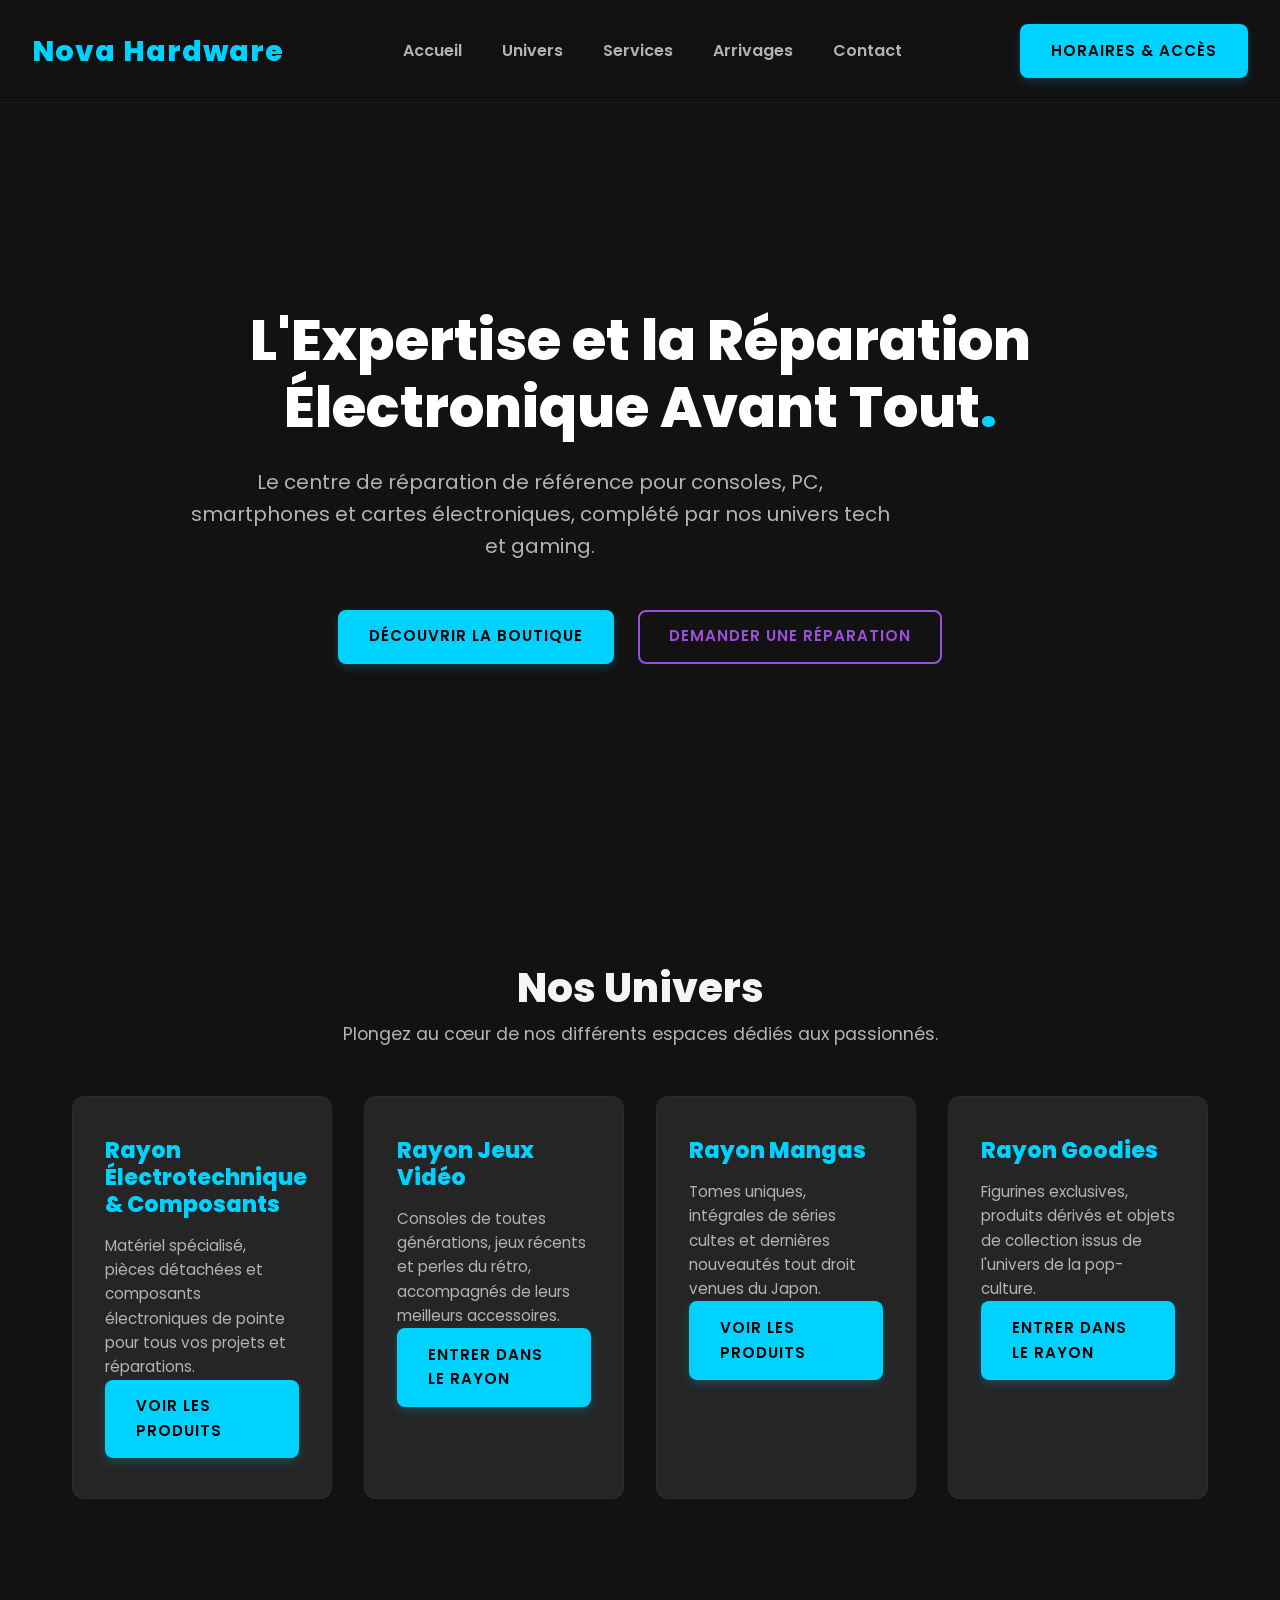
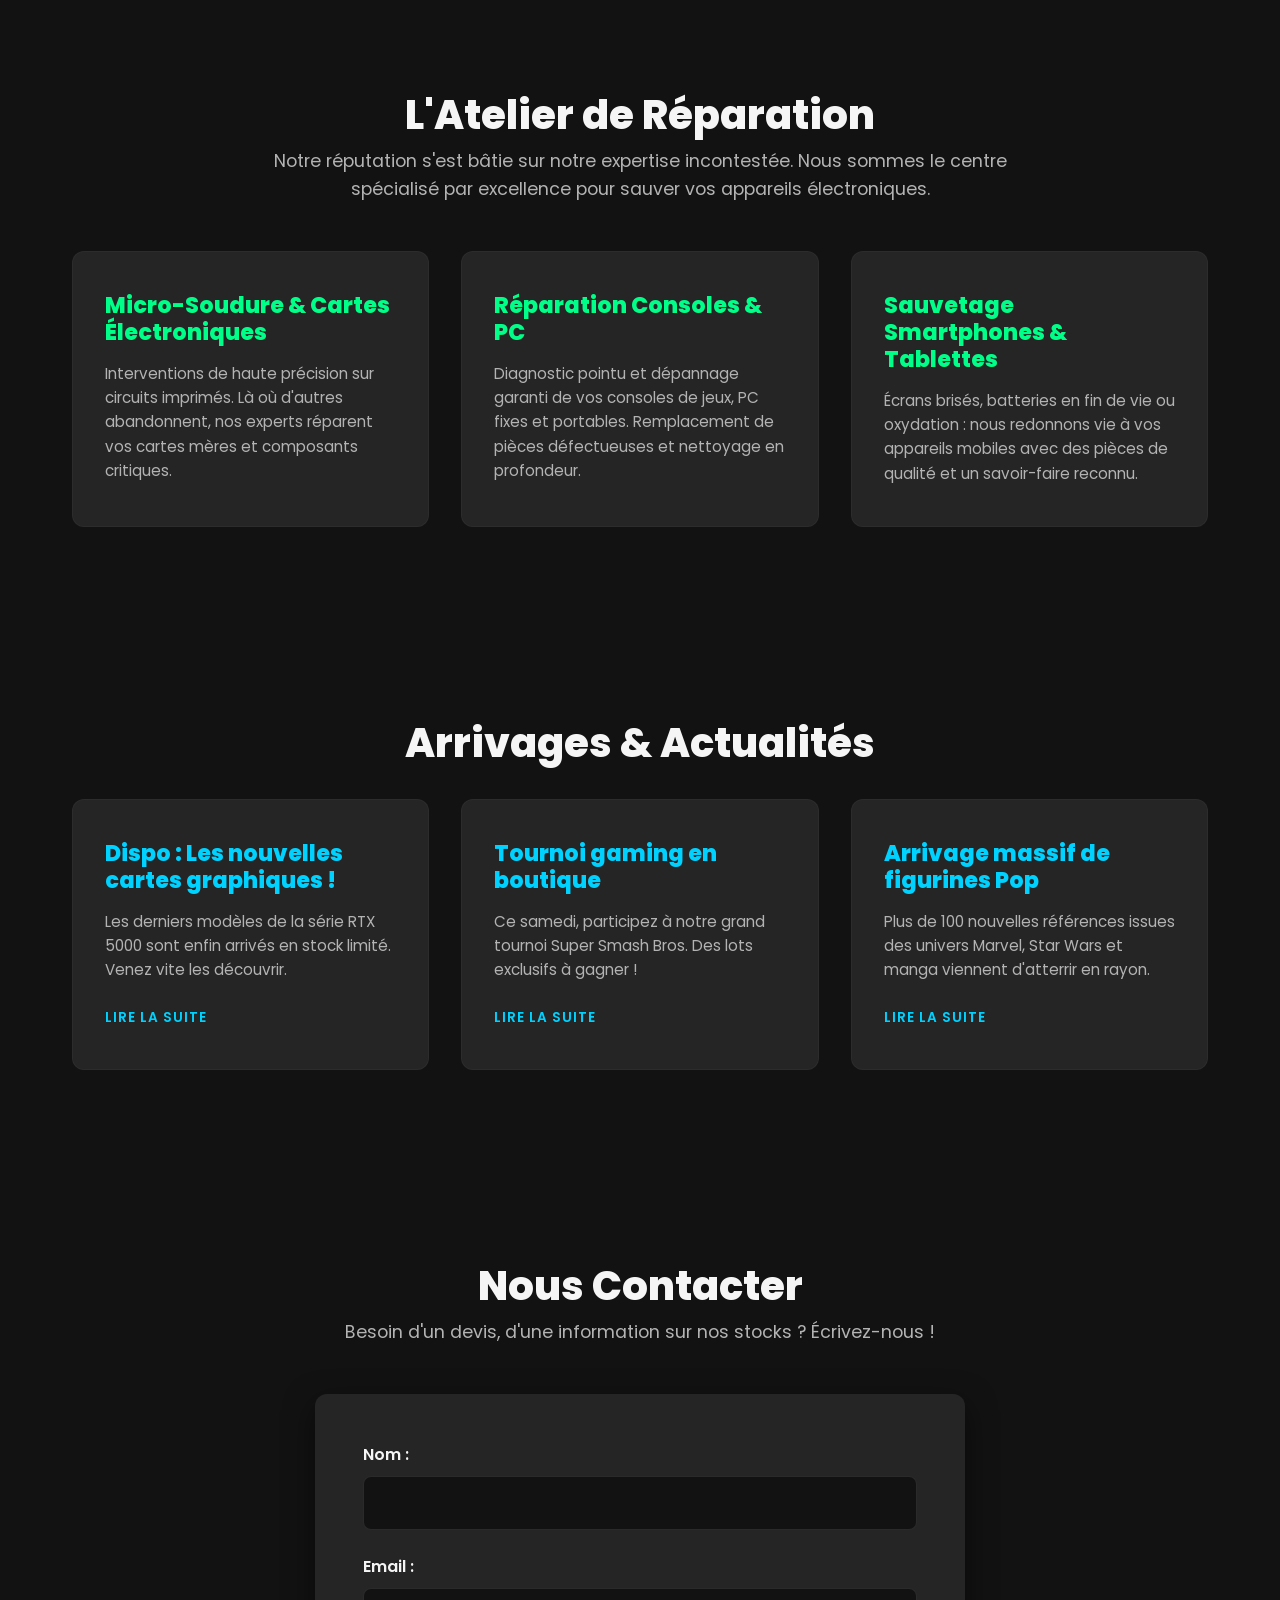
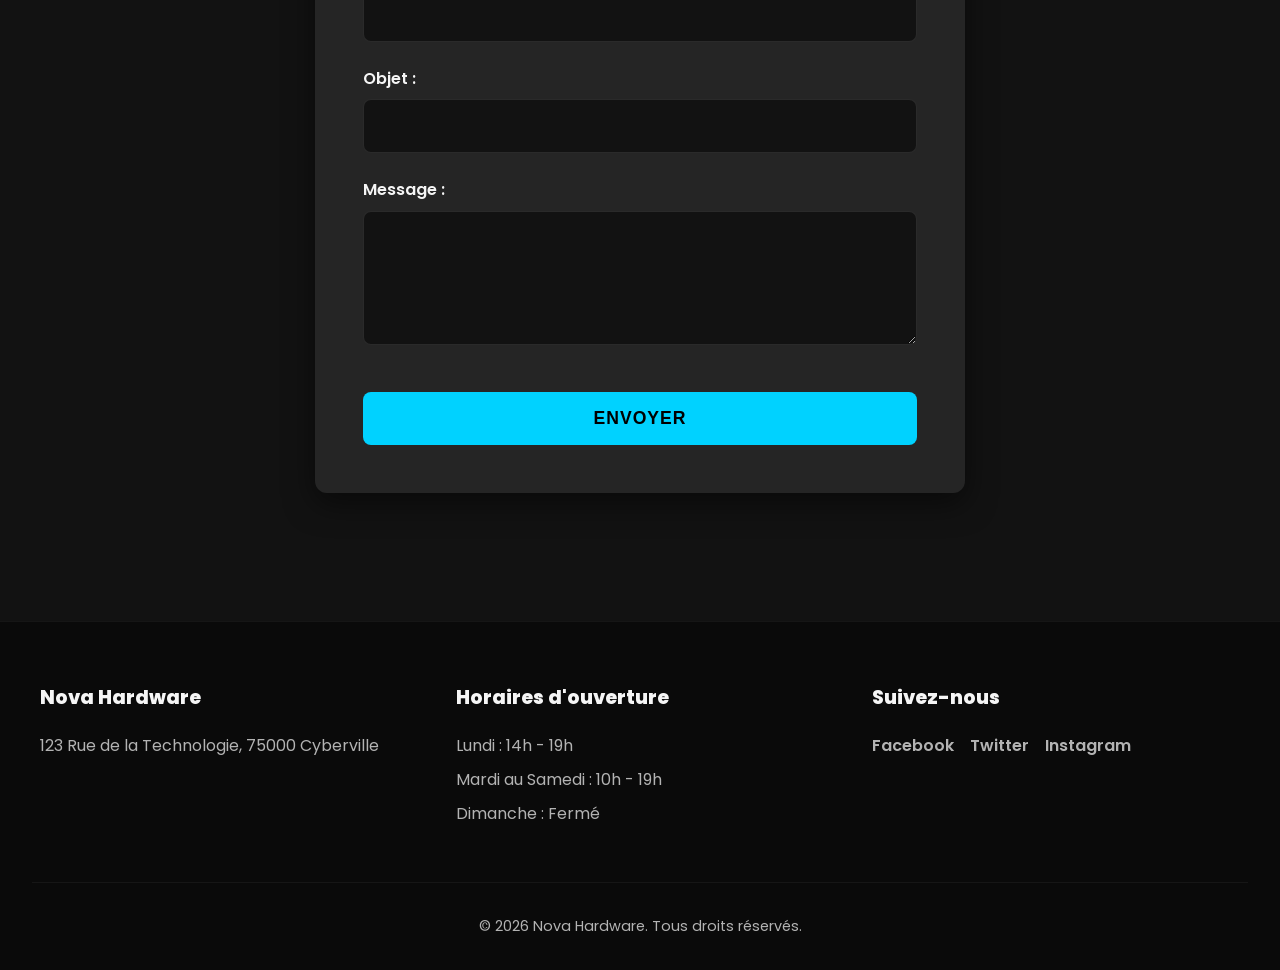
<file: index.html>
<!DOCTYPE html>
<html lang="fr">

<head>
    <meta charset="UTF-8">
    <meta name="viewport" content="width=device-width, initial-scale=1.0">
    <title>Nova Hardware - Magasin Tech, Composants et Gaming</title>
    <!-- Google Fonts -->
    <link href="https://fonts.googleapis.com/css2?family=Poppins:wght@300;400;600;800&display=swap" rel="stylesheet">
    <!-- Styles CSS -->
    <link rel="stylesheet" href="style.css">
</head>

<body>

    <!-- Header & Navigation -->
    <header class="site-header">
        <div class="logo-container">
            <a href="index.html" class="logo">Nova Hardware</a>
        </div>
        <button class="burger-menu" aria-label="Ouvrir le menu">
            <span></span>
            <span></span>
            <span></span>
        </button>
        <nav class="main-navigation">
            <ul class="nav-links">
                <li><a href="index.html">Accueil</a></li>
                <li><a href="univers.html">Univers</a></li>
                <li><a href="services.html">Services</a></li>
                <li><a href="arrivages.html">Arrivages</a></li>
                <li><a href="contact.html">Contact</a></li>
            </ul>
        </nav>
        <div class="header-actions">
            <a href="#footer-infos" class="btn btn-primary">Horaires & Accès</a>
        </div>
    </header>

    <main>
        <!-- Section Hero (Accueil) -->
        <section id="accueil" class="hero-section">
            <div class="hero-content">
                <h1 class="hero-title">L'Expertise et la Réparation Électronique Avant Tout</h1>
                <p class="hero-subtitle">Le centre de réparation de référence pour consoles, PC, smartphones et cartes
                    électroniques, complété par nos univers tech et gaming.</p>
                <div class="hero-buttons">
                    <a href="#univers" class="btn btn-primary">Découvrir la boutique</a>
                    <a href="#contact" class="btn btn-secondary">Demander une réparation</a>
                </div>
            </div>
        </section>

        <!-- Section Nos Univers -->
        <section id="univers" class="univers-section">
            <div class="section-header">
                <h2 class="section-title">Nos Univers</h2>
                <p class="section-description">Plongez au cœur de nos différents espaces dédiés aux passionnés.</p>
            </div>
            <div class="univers-grid">
                <!-- Carte 1 -->
                <article class="univers-card">
                    <h3 class="card-title">Rayon Électrotechnique & Composants</h3>
                    <p class="card-description">Matériel spécialisé, pièces détachées et composants électroniques de
                        pointe pour tous vos projets et réparations.</p>
                    <a href="electro.html" class="btn btn-primary">Voir les produits</a>
                </article>
                <!-- Carte 2 -->
                <article class="univers-card">
                    <h3 class="card-title">Rayon Jeux Vidéo</h3>
                    <p class="card-description">Consoles de toutes générations, jeux récents et perles du rétro,
                        accompagnés de leurs meilleurs accessoires.</p>
                    <a href="jeux-video.html" class="btn btn-primary">Entrer dans le rayon</a>
                </article>
                <!-- Carte 3 -->
                <article class="univers-card">
                    <h3 class="card-title">Rayon Mangas</h3>
                    <p class="card-description">Tomes uniques, intégrales de séries cultes et dernières nouveautés tout
                        droit venues du Japon.</p>
                    <a href="mangas.html" class="btn btn-primary">Voir les produits</a>
                </article>
                <!-- Carte 4 -->
                <article class="univers-card">
                    <h3 class="card-title">Rayon Goodies</h3>
                    <p class="card-description">Figurines exclusives, produits dérivés et objets de collection issus de
                        l'univers de la pop-culture.</p>
                    <a href="goodies.html" class="btn btn-primary">Entrer dans le rayon</a>
                </article>
            </div>
        </section>

        <!-- Section L'Atelier Services -->
        <section id="services" class="services-section">
            <div class="section-header">
                <h2 class="section-title">L'Atelier de Réparation</h2>
                <p class="section-description">Notre réputation s'est bâtie sur notre expertise incontestée. Nous sommes
                    le centre spécialisé par excellence pour sauver vos appareils électroniques.</p>
            </div>
            <div class="services-container">
                <!-- Service 1 -->
                <article class="service-block">
                    <h3 class="service-title">Micro-Soudure & Cartes Électroniques</h3>
                    <p class="service-description">Interventions de haute précision sur circuits imprimés. Là où
                        d'autres abandonnent, nos experts réparent vos cartes mères et composants critiques.</p>
                </article>
                <!-- Service 2 -->
                <article class="service-block">
                    <h3 class="service-title">Réparation Consoles & PC</h3>
                    <p class="service-description">Diagnostic pointu et dépannage garanti de vos consoles de jeux, PC
                        fixes et portables. Remplacement de pièces défectueuses et nettoyage en profondeur.</p>
                </article>
                <!-- Service 3 -->
                <article class="service-block">
                    <h3 class="service-title">Sauvetage Smartphones & Tablettes</h3>
                    <p class="service-description">Écrans brisés, batteries en fin de vie ou oxydation : nous redonnons
                        vie à vos appareils mobiles avec des pièces de qualité et un savoir-faire reconnu.</p>
                </article>
            </div>
        </section>

        <!-- Section Arrivages & Actus -->
        <section id="actus" class="actus-section">
            <div class="section-header">
                <h2 class="section-title">Arrivages & Actualités</h2>
            </div>
            <div class="actus-grid">
                <!-- Actu 1 -->
                <article class="actu-card">
                    <h3 class="actu-title">Dispo : Les nouvelles cartes graphiques !</h3>
                    <p class="actu-excerpt">Les derniers modèles de la série RTX 5000 sont enfin arrivés en stock
                        limité. Venez vite les découvrir.</p>
                    <a href="#" class="read-more">Lire la suite</a>
                </article>
                <!-- Actu 2 -->
                <article class="actu-card">
                    <h3 class="actu-title">Tournoi gaming en boutique</h3>
                    <p class="actu-excerpt">Ce samedi, participez à notre grand tournoi Super Smash Bros. Des lots
                        exclusifs à gagner !</p>
                    <a href="#" class="read-more">Lire la suite</a>
                </article>
                <!-- Actu 3 -->
                <article class="actu-card">
                    <h3 class="actu-title">Arrivage massif de figurines Pop</h3>
                    <p class="actu-excerpt">Plus de 100 nouvelles références issues des univers Marvel, Star Wars et
                        manga viennent d'atterrir en rayon.</p>
                    <a href="#" class="read-more">Lire la suite</a>
                </article>
            </div>
        </section>

        <!-- Section Contact -->
        <section id="contact" class="contact-section">
            <div class="section-header">
                <h2 class="section-title">Nous Contacter</h2>
                <p class="section-description">Besoin d'un devis, d'une information sur nos stocks ? Écrivez-nous !</p>
            </div>
            <div class="form-container">
                <form action="#" method="POST" class="contact-form">
                    <div class="form-group">
                        <label for="nom">Nom :</label>
                        <input type="text" id="nom" name="nom" required>
                    </div>
                    <div class="form-group">
                        <label for="email">Email :</label>
                        <input type="email" id="email" name="email" required>
                    </div>
                    <div class="form-group">
                        <label for="objet">Objet :</label>
                        <input type="text" id="objet" name="objet" required>
                    </div>
                    <div class="form-group">
                        <label for="message">Message :</label>
                        <textarea id="message" name="message" rows="5" required></textarea>
                    </div>
                    <button type="submit" class="btn btn-submit">Envoyer</button>
                    <div id="form-message" class="form-message" style="display: none;"></div>
                </form>
            </div>
        </section>
    </main>

    <!-- Footer -->
    <footer id="footer-infos" class="site-footer">
        <div class="footer-content">
            <div class="footer-infos">
                <h3 class="footer-title">Nova Hardware</h3>
                <p class="address">123 Rue de la Technologie, 75000 Cyberville</p>
            </div>
            <div class="footer-horaires">
                <h3 class="footer-title">Horaires d'ouverture</h3>
                <ul class="horaires-list">
                    <li>Lundi : 14h - 19h</li>
                    <li>Mardi au Samedi : 10h - 19h</li>
                    <li>Dimanche : Fermé</li>
                </ul>
            </div>
            <div class="footer-socials">
                <h3 class="footer-title">Suivez-nous</h3>
                <div class="social-links">
                    <a href="#" class="social-icon" aria-label="Facebook">Facebook</a>
                    <a href="#" class="social-icon" aria-label="Twitter">Twitter</a>
                    <a href="#" class="social-icon" aria-label="Instagram">Instagram</a>
                </div>
            </div>
        </div>
        <div class="footer-bottom">
            <p>&copy; 2026 Nova Hardware. Tous droits réservés.</p>
        </div>
    </footer>

    <!-- Script JS -->
    <script src="script.js"></script>
</body>

</html>
</file>
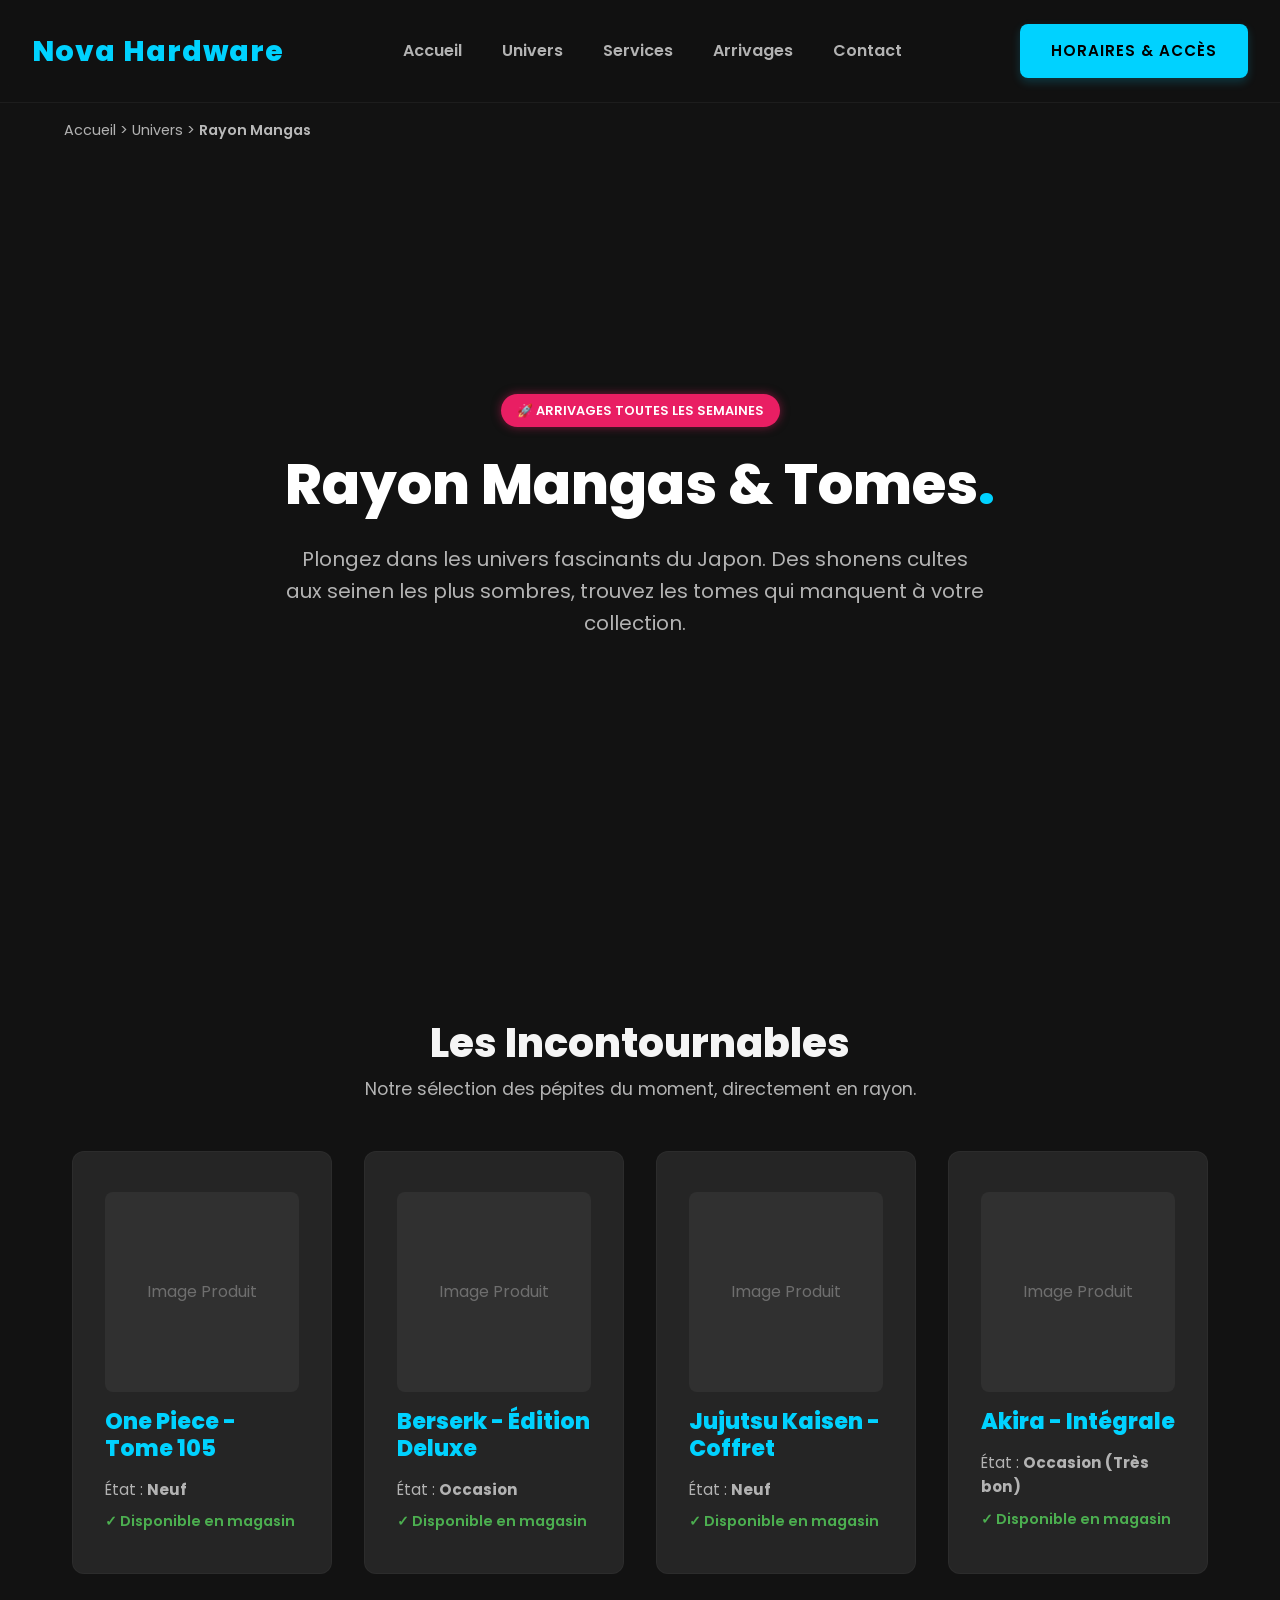
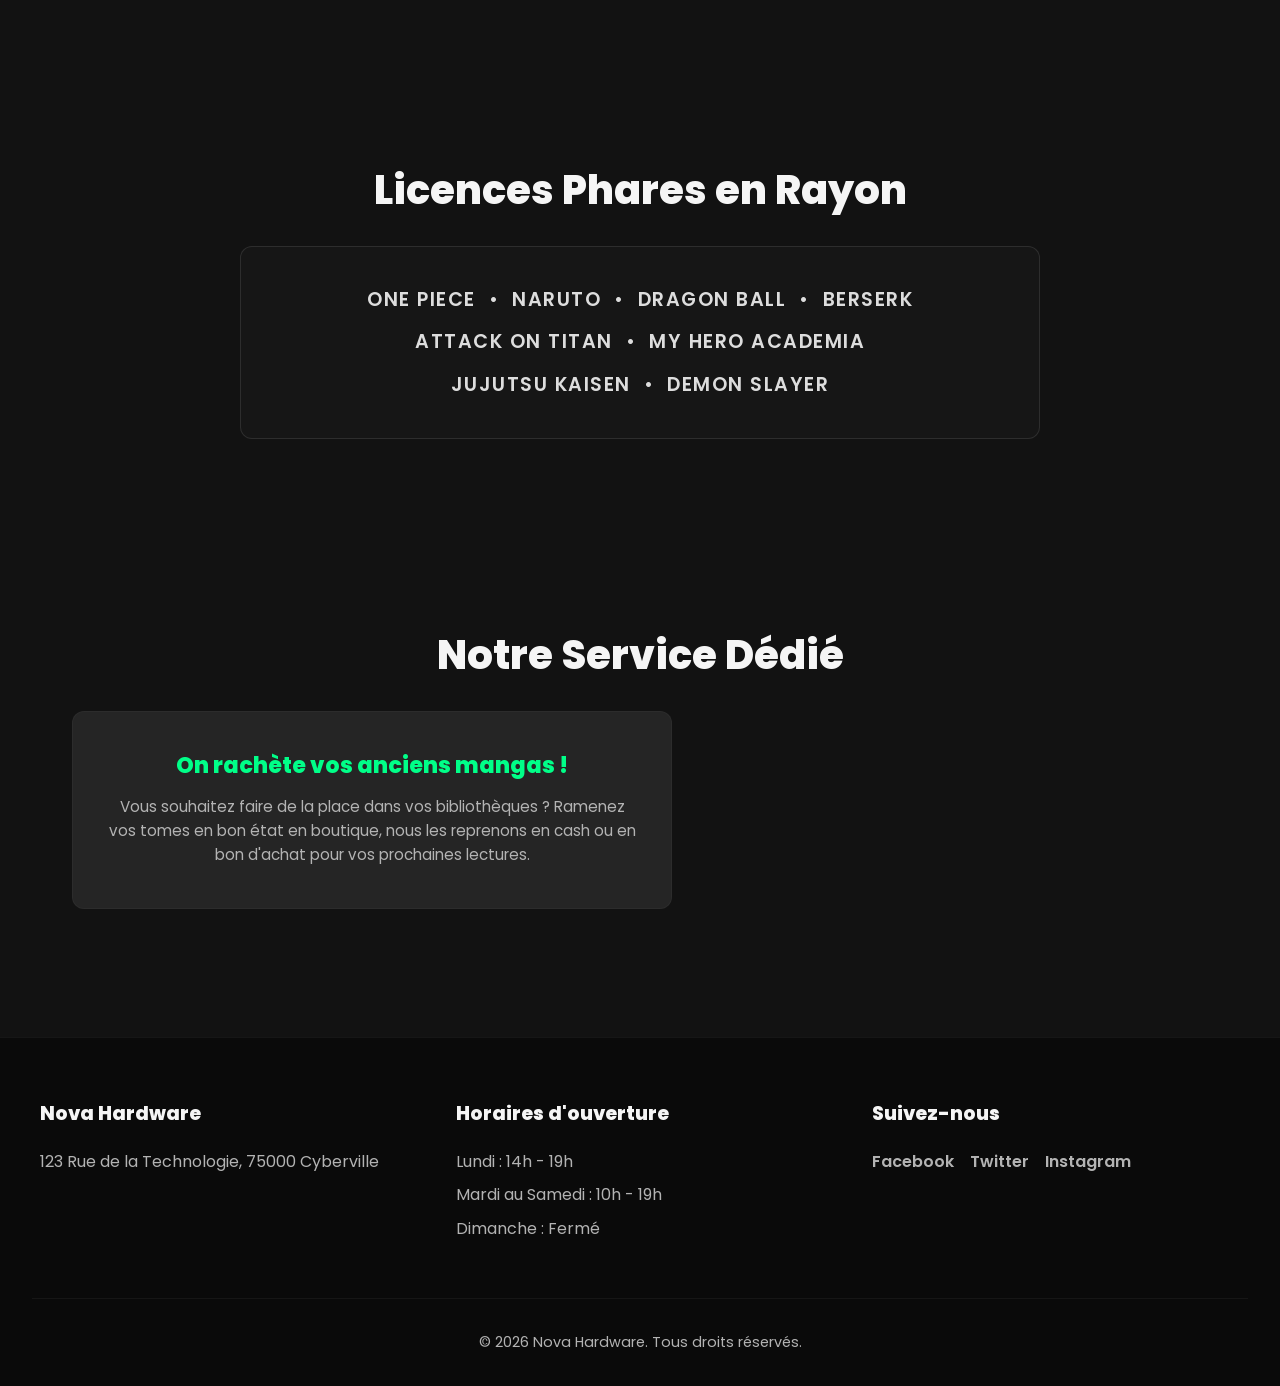
<file: mangas.html>
<!DOCTYPE html>
<html lang="fr">

<head>
    <meta charset="UTF-8">
    <meta name="viewport" content="width=device-width, initial-scale=1.0">
    <title>Rayon Mangas - Nova Hardware</title>
    <!-- Google Fonts -->
    <link href="https://fonts.googleapis.com/css2?family=Poppins:wght@300;400;600;800&display=swap" rel="stylesheet">
    <!-- Styles CSS -->
    <link rel="stylesheet" href="style.css">
</head>

<body>

    <!-- Header & Navigation (Identique à l'accueil) -->
    <header class="site-header">
        <div class="logo-container">
            <a href="index.html" class="logo">Nova Hardware</a>
        </div>
        <button class="burger-menu" aria-label="Ouvrir le menu">
            <span></span>
            <span></span>
            <span></span>
        </button>
        <nav class="main-navigation">
            <ul class="nav-links">
                <li><a href="index.html">Accueil</a></li>
                <li><a href="univers.html">Univers</a></li>
                <li><a href="services.html">Services</a></li>
                <li><a href="arrivages.html">Arrivages</a></li>
                <li><a href="contact.html">Contact</a></li>
            </ul>
        </nav>
        <div class="header-actions">
            <a href="#footer-infos" class="btn btn-primary">Horaires & Accès</a>
        </div>
    </header>

    <main>
        <!-- Fil d'ariane (Breadcrumbs) -->
        <div class="breadcrumbs" style="padding: 1rem 5%; font-size: 0.9rem; opacity: 0.7;">
            <nav aria-label="Fil d'ariane">
                <a href="index.html" style="color: inherit; text-decoration: none;">Accueil</a> &gt;
                <a href="univers.html" style="color: inherit; text-decoration: none;">Univers</a> &gt;
                <span aria-current="page" style="font-weight: 600; color: #fff;">Rayon Mangas</span>
            </nav>
        </div>

        <!-- Hero Section de la catégorie -->
        <section class="hero-section">
            <div class="hero-content">
                <span class="badge"
                    style="display: inline-block; background: #e91e63; color: white; padding: 0.4rem 1rem; border-radius: 20px; font-weight: 600; margin-bottom: 1.5rem; text-transform: uppercase; font-size: 0.8rem; box-shadow: 0 0 10px rgba(233, 30, 99, 0.5);">
                    🚀 Arrivages toutes les semaines
                </span>
                <h1 class="hero-title">Rayon Mangas & Tomes</h1>
                <p class="hero-subtitle">Plongez dans les univers fascinants du Japon. Des shonens cultes aux seinen les
                    plus sombres, trouvez les tomes qui manquent à votre collection.</p>
            </div>
        </section>

        <!-- Section Les Incontournables / En Vedette -->
        <section class="univers-section">
            <div class="section-header">
                <h2 class="section-title">Les Incontournables</h2>
                <p class="section-description">Notre sélection des pépites du moment, directement en rayon.</p>
            </div>
            <!-- On réutilise la grille des univers pour afficher les produits de façon cohérente -->
            <div class="univers-grid">
                <!-- Produit 1 -->
                <article class="univers-card">
                    <div
                        style="height: 200px; background: rgba(255,255,255,0.05); border-radius: 8px; margin-bottom: 1rem; display: flex; align-items: center; justify-content: center;">
                        <span style="color: rgba(255,255,255,0.3);">Image Produit</span>
                    </div>
                    <h3 class="card-title">One Piece - Tome 105</h3>
                    <p class="card-description">État : <strong>Neuf</strong></p>
                    <p style="color: #4CAF50; font-weight: 600; font-size: 0.9rem; margin-top: 0.5rem;">✓ Disponible en
                        magasin</p>
                </article>
                <!-- Produit 2 -->
                <article class="univers-card">
                    <div
                        style="height: 200px; background: rgba(255,255,255,0.05); border-radius: 8px; margin-bottom: 1rem; display: flex; align-items: center; justify-content: center;">
                        <span style="color: rgba(255,255,255,0.3);">Image Produit</span>
                    </div>
                    <h3 class="card-title">Berserk - Édition Deluxe</h3>
                    <p class="card-description">État : <strong>Occasion</strong></p>
                    <p style="color: #4CAF50; font-weight: 600; font-size: 0.9rem; margin-top: 0.5rem;">✓ Disponible en
                        magasin</p>
                </article>
                <!-- Produit 3 -->
                <article class="univers-card">
                    <div
                        style="height: 200px; background: rgba(255,255,255,0.05); border-radius: 8px; margin-bottom: 1rem; display: flex; align-items: center; justify-content: center;">
                        <span style="color: rgba(255,255,255,0.3);">Image Produit</span>
                    </div>
                    <h3 class="card-title">Jujutsu Kaisen - Coffret</h3>
                    <p class="card-description">État : <strong>Neuf</strong></p>
                    <p style="color: #4CAF50; font-weight: 600; font-size: 0.9rem; margin-top: 0.5rem;">✓ Disponible en
                        magasin</p>
                </article>
                <!-- Produit 4 -->
                <article class="univers-card">
                    <div
                        style="height: 200px; background: rgba(255,255,255,0.05); border-radius: 8px; margin-bottom: 1rem; display: flex; align-items: center; justify-content: center;">
                        <span style="color: rgba(255,255,255,0.3);">Image Produit</span>
                    </div>
                    <h3 class="card-title">Akira - Intégrale</h3>
                    <p class="card-description">État : <strong>Occasion (Très bon)</strong></p>
                    <p style="color: #4CAF50; font-weight: 600; font-size: 0.9rem; margin-top: 0.5rem;">✓ Disponible en
                        magasin</p>
                </article>
            </div>
        </section>

        <!-- Section Marques & Licences phares -->
        <section class="actus-section">
            <div class="section-header">
                <h2 class="section-title">Licences Phares en Rayon</h2>
            </div>
            <div
                style="text-align: center; max-width: 800px; margin: 0 auto; padding: 2rem; background: rgba(255,255,255,0.02); border-radius: 12px; border: 1px solid rgba(255,255,255,0.1);">
                <p style="font-size: 1.2rem; line-height: 2.2; font-weight: 600; letter-spacing: 1.5px; color: #ddd;">
                    ONE PIECE &nbsp;•&nbsp; NARUTO &nbsp;•&nbsp; DRAGON BALL &nbsp;•&nbsp; BERSERK<br>
                    ATTACK ON TITAN &nbsp;•&nbsp; MY HERO ACADEMIA<br>
                    JUJUTSU KAISEN &nbsp;•&nbsp; DEMON SLAYER
                </p>
            </div>
        </section>

        <!-- Section Services Dédiés au Rayon -->
        <section class="services-section">
            <div class="section-header">
                <h2 class="section-title">Notre Service Dédié</h2>
            </div>
            <!-- On centre l'encadré unique pour l'esthétique -->
            <div class="services-container" style="justify-content: center;">
                <article class="service-block" style="max-width: 600px; text-align: center;">
                    <h3 class="service-title">On rachète vos anciens mangas !</h3>
                    <p class="service-description">Vous souhaitez faire de la place dans vos bibliothèques ? Ramenez vos
                        tomes en bon état en boutique, nous les reprenons en cash ou en bon d'achat pour vos prochaines
                        lectures.</p>
                </article>
            </div>
        </section>

    </main>

    <!-- Footer (Identique à l'accueil) -->
    <footer id="footer-infos" class="site-footer">
        <div class="footer-content">
            <div class="footer-infos">
                <h3 class="footer-title">Nova Hardware</h3>
                <p class="address">123 Rue de la Technologie, 75000 Cyberville</p>
            </div>
            <div class="footer-horaires">
                <h3 class="footer-title">Horaires d'ouverture</h3>
                <ul class="horaires-list">
                    <li>Lundi : 14h - 19h</li>
                    <li>Mardi au Samedi : 10h - 19h</li>
                    <li>Dimanche : Fermé</li>
                </ul>
            </div>
            <div class="footer-socials">
                <h3 class="footer-title">Suivez-nous</h3>
                <div class="social-links">
                    <a href="#" class="social-icon" aria-label="Facebook">Facebook</a>
                    <a href="#" class="social-icon" aria-label="Twitter">Twitter</a>
                    <a href="#" class="social-icon" aria-label="Instagram">Instagram</a>
                </div>
            </div>
        </div>
        <div class="footer-bottom">
            <p>&copy; 2026 Nova Hardware. Tous droits réservés.</p>
        </div>
    </footer>

    <!-- Script JS -->
    <script src="script.js"></script>
</body>

</html>
</file>
<file: style.css>
/* Variables & Charte Graphique */
:root {
    --bg-dark: #121212;
    --bg-card: #252525;
    --text-main: #f5f5f5;
    --text-muted: #b3b3b3;
    --accent-cyan: #00d2ff;
    --accent-purple: #9d4edd;
    --accent-green: #00ff88;
    --border-radius: 12px;
    --transition: 0.3s ease;
    --neon-shadow: 0 8px 25px rgba(0, 210, 255, 0.15);
    --neon-shadow-hover: 0 15px 40px rgba(0, 210, 255, 0.35);
}

/* Reset & Base */
* {
    margin: 0;
    padding: 0;
    box-sizing: border-box;
}

html {
    scroll-behavior: smooth;
}

body {
    font-family: 'Poppins', sans-serif;
    background-color: var(--bg-dark);
    color: var(--text-main);
    line-height: 1.6;
}

a {
    text-decoration: none;
    color: inherit;
    transition: color var(--transition);
}

ul {
    list-style: none;
}

/* Typographie & Titres */
h1, h2, h3 {
    font-weight: 800;
    line-height: 1.2;
}

.section-title {
    font-size: 2.5rem;
    margin-bottom: 0.5rem;
    text-align: center;
    color: var(--text-main);
}

.section-title span {
    color: var(--accent-cyan);
}

.section-description {
    text-align: center;
    color: var(--text-muted);
    margin-bottom: 3rem;
    font-size: 1.1rem;
    max-width: 800px;
    margin-left: auto;
    margin-right: auto;
}

.section-header {
    margin-bottom: 2rem;
}

section {
    padding: 6rem 2rem;
    max-width: 1200px;
    margin: 0 auto;
}

/* Boutons */
.btn {
    display: inline-block;
    padding: 0.8rem 1.8rem;
    border-radius: 8px;
    font-weight: 600;
    cursor: pointer;
    transition: all var(--transition);
    border: 2px solid transparent;
    text-transform: uppercase;
    letter-spacing: 1px;
    font-size: 0.95rem;
}

.btn-primary {
    background-color: var(--accent-cyan);
    color: #000;
    box-shadow: 0 4px 10px rgba(0, 210, 255, 0.2);
}

.btn-primary:hover {
    background-color: transparent;
    border-color: var(--accent-cyan);
    color: var(--accent-cyan);
    box-shadow: var(--neon-shadow);
}

.btn-secondary {
    background-color: transparent;
    border-color: var(--accent-purple);
    color: var(--accent-purple);
}

.btn-secondary:hover {
    background-color: var(--accent-purple);
    color: #fff;
    box-shadow: 0 0 15px rgba(157, 78, 221, 0.5);
}

/* Header & Navigation */
.site-header {
    display: flex;
    justify-content: space-between;
    align-items: center;
    padding: 1.5rem 2rem;
    background-color: rgba(18, 18, 18, 0.95);
    backdrop-filter: blur(10px);
    position: sticky;
    top: 0;
    z-index: 1000;
    border-bottom: 1px solid rgba(255, 255, 255, 0.05);
}

.logo {
    font-size: 1.8rem;
    font-weight: 800;
    color: var(--accent-cyan);
    letter-spacing: 1px;
}

.nav-links {
    display: flex;
    gap: 2.5rem;
}

.nav-links a {
    font-weight: 600;
    font-size: 1rem;
    color: var(--text-muted);
}

.nav-links a:hover {
    color: var(--accent-cyan);
    text-shadow: 0 0 8px rgba(0, 210, 255, 0.5);
}

/* Hero Section */
.hero-section {
    min-height: 85vh;
    display: flex;
    flex-direction: column;
    justify-content: center;
    align-items: center;
    text-align: center;
}

.hero-title {
    font-size: 3.5rem;
    margin-bottom: 1.5rem;
    max-width: 900px;
    color: #fff;
}

.hero-title::after {
    content: '.';
    color: var(--accent-cyan);
}

.hero-subtitle {
    font-size: 1.25rem;
    color: var(--text-muted);
    max-width: 700px;
    margin-bottom: 3rem;
}

.hero-buttons {
    display: flex;
    gap: 1.5rem;
    justify-content: center;
}

/* Grilles communes (Univers, Services, Actus) */
.univers-grid, .services-container, .actus-grid {
    display: grid;
    gap: 2rem;
}

.univers-grid {
    grid-template-columns: repeat(auto-fit, minmax(260px, 1fr));
}

.services-container {
    grid-template-columns: repeat(auto-fit, minmax(320px, 1fr));
}

.actus-grid {
    grid-template-columns: repeat(auto-fit, minmax(300px, 1fr));
}

/* Cartes */
.univers-card, .service-block, .actu-card {
    background-color: var(--bg-card);
    padding: 2.5rem 2rem;
    border-radius: var(--border-radius);
    transition: all var(--transition);
    border: 1px solid rgba(255, 255, 255, 0.03);
    position: relative;
}

.univers-card:hover, .service-block:hover, .actu-card:hover {
    transform: scale(1.03) translateY(-5px);
    box-shadow: var(--neon-shadow);
    border-color: rgba(0, 210, 255, 0.2);
    z-index: 10;
}

.card-title, .service-title, .actu-title {
    font-size: 1.4rem;
    margin-bottom: 1rem;
    color: var(--accent-cyan);
}

.service-title {
    color: var(--accent-green); /* Badge de spécialité pour réparation */
}

.service-block:hover {
    box-shadow: 0 0 20px rgba(0, 255, 136, 0.3);
    border-color: rgba(0, 255, 136, 0.2);
}

.card-description, .service-description, .actu-excerpt {
    color: var(--text-muted);
    font-size: 0.95rem;
}

.read-more {
    display: inline-block;
    margin-top: 1.5rem;
    color: var(--accent-cyan);
    font-weight: 600;
    text-transform: uppercase;
    font-size: 0.85rem;
    letter-spacing: 1px;
}

.read-more:hover {
    text-shadow: 0 0 8px rgba(0, 210, 255, 0.6);
}

/* Formulaire Contact */
.form-container {
    max-width: 650px;
    margin: 0 auto;
    background-color: var(--bg-card);
    padding: 3rem;
    border-radius: var(--border-radius);
    box-shadow: 0 10px 30px rgba(0,0,0,0.5);
}

.form-group {
    margin-bottom: 1.5rem;
}

.form-group label {
    display: block;
    margin-bottom: 0.5rem;
    color: var(--text-main);
    font-weight: 600;
}

.form-group input, .form-group textarea {
    width: 100%;
    padding: 1rem;
    background-color: var(--bg-dark);
    border: 1px solid rgba(255, 255, 255, 0.1);
    border-radius: 8px;
    color: var(--text-main);
    font-family: inherit;
    transition: border-color var(--transition);
}

.form-group input:focus, .form-group textarea:focus {
    outline: none;
    border-color: var(--accent-cyan);
    box-shadow: 0 0 8px rgba(0, 210, 255, 0.3);
}

.btn-submit {
    width: 100%;
    background-color: var(--accent-cyan);
    color: #000;
    border: none;
    padding: 1rem;
    font-size: 1.1rem;
    font-weight: 800;
    text-transform: uppercase;
    letter-spacing: 1px;
    cursor: pointer;
    border-radius: 8px;
    transition: all var(--transition);
    margin-top: 1rem;
}

.btn-submit:hover {
    box-shadow: var(--neon-shadow-hover);
    background-color: #fff;
    color: var(--accent-cyan);
}

/* Footer */
.site-footer {
    background-color: #0a0a0a;
    padding: 4rem 2rem 2rem;
    border-top: 1px solid rgba(255, 255, 255, 0.05);
    margin-top: 2rem;
}

.footer-content {
    max-width: 1200px;
    margin: 0 auto;
    display: grid;
    grid-template-columns: repeat(auto-fit, minmax(250px, 1fr));
    gap: 3rem;
    margin-bottom: 3rem;
}

.footer-title {
    font-size: 1.2rem;
    margin-bottom: 1.5rem;
    color: var(--text-main);
}

.footer-infos .address, .horaires-list li {
    color: var(--text-muted);
    margin-bottom: 0.5rem;
}

.social-links {
    display: flex;
    gap: 1rem;
}

.social-icon {
    color: var(--text-muted);
    font-weight: 600;
}

.social-icon:hover {
    color: var(--accent-cyan);
}

.footer-bottom {
    text-align: center;
    color: var(--text-muted);
    font-size: 0.9rem;
    padding-top: 2rem;
    border-top: 1px solid rgba(255, 255, 255, 0.05);
}

/* JS Classes & Animations */
.fade-in {
    opacity: 0;
    transform: translateY(30px);
    transition: opacity 0.8s ease-out, transform 0.8s ease-out;
}

.fade-in.visible {
    opacity: 1;
    transform: translateY(0);
}

.burger-menu {
    display: none;
    flex-direction: column;
    justify-content: space-around;
    width: 30px;
    height: 25px;
    background: transparent;
    border: none;
    cursor: pointer;
    z-index: 1001;
}

.burger-menu span {
    width: 100%;
    height: 3px;
    background: var(--text-main);
    border-radius: 10px;
    transition: all 0.3s linear;
    transform-origin: 1px;
}

.burger-menu.open span:nth-child(1) { transform: rotate(45deg); background: var(--accent-cyan); }
.burger-menu.open span:nth-child(2) { opacity: 0; }
.burger-menu.open span:nth-child(3) { transform: rotate(-45deg); background: var(--accent-cyan); }

.form-message {
    margin-top: 1.5rem;
    padding: 1rem;
    border-radius: 8px;
    text-align: center;
    font-weight: 600;
}

.form-message.success {
    background-color: rgba(0, 255, 136, 0.1);
    color: var(--accent-green);
    border: 1px solid rgba(0, 255, 136, 0.3);
}

/* Responsive */
@media (max-width: 768px) {
    .site-header {
        flex-wrap: wrap;
        padding: 1rem 1.5rem;
    }

    .burger-menu {
        display: flex;
    }

    .main-navigation {
        display: none;
        width: 100%;
        margin-top: 1rem;
        padding-top: 1rem;
        border-top: 1px solid rgba(255, 255, 255, 0.05);
    }

    .main-navigation.active {
        display: block;
        animation: fadeIn 0.3s ease;
    }

    @keyframes fadeIn {
        from { opacity: 0; transform: translateY(-10px); }
        to { opacity: 1; transform: translateY(0); }
    }

    .nav-links {
        flex-direction: column;
        align-items: center;
        gap: 1.5rem;
    }

    .header-actions {
        display: none;
    }

    .hero-title {
        font-size: 2.2rem;
    }

    .hero-buttons {
        flex-direction: column;
    }

    .section-title {
        font-size: 2rem;
    }

    section {
        padding: 4rem 1rem;
    }

    .form-container {
        padding: 1.5rem;
    }
}
</file>
